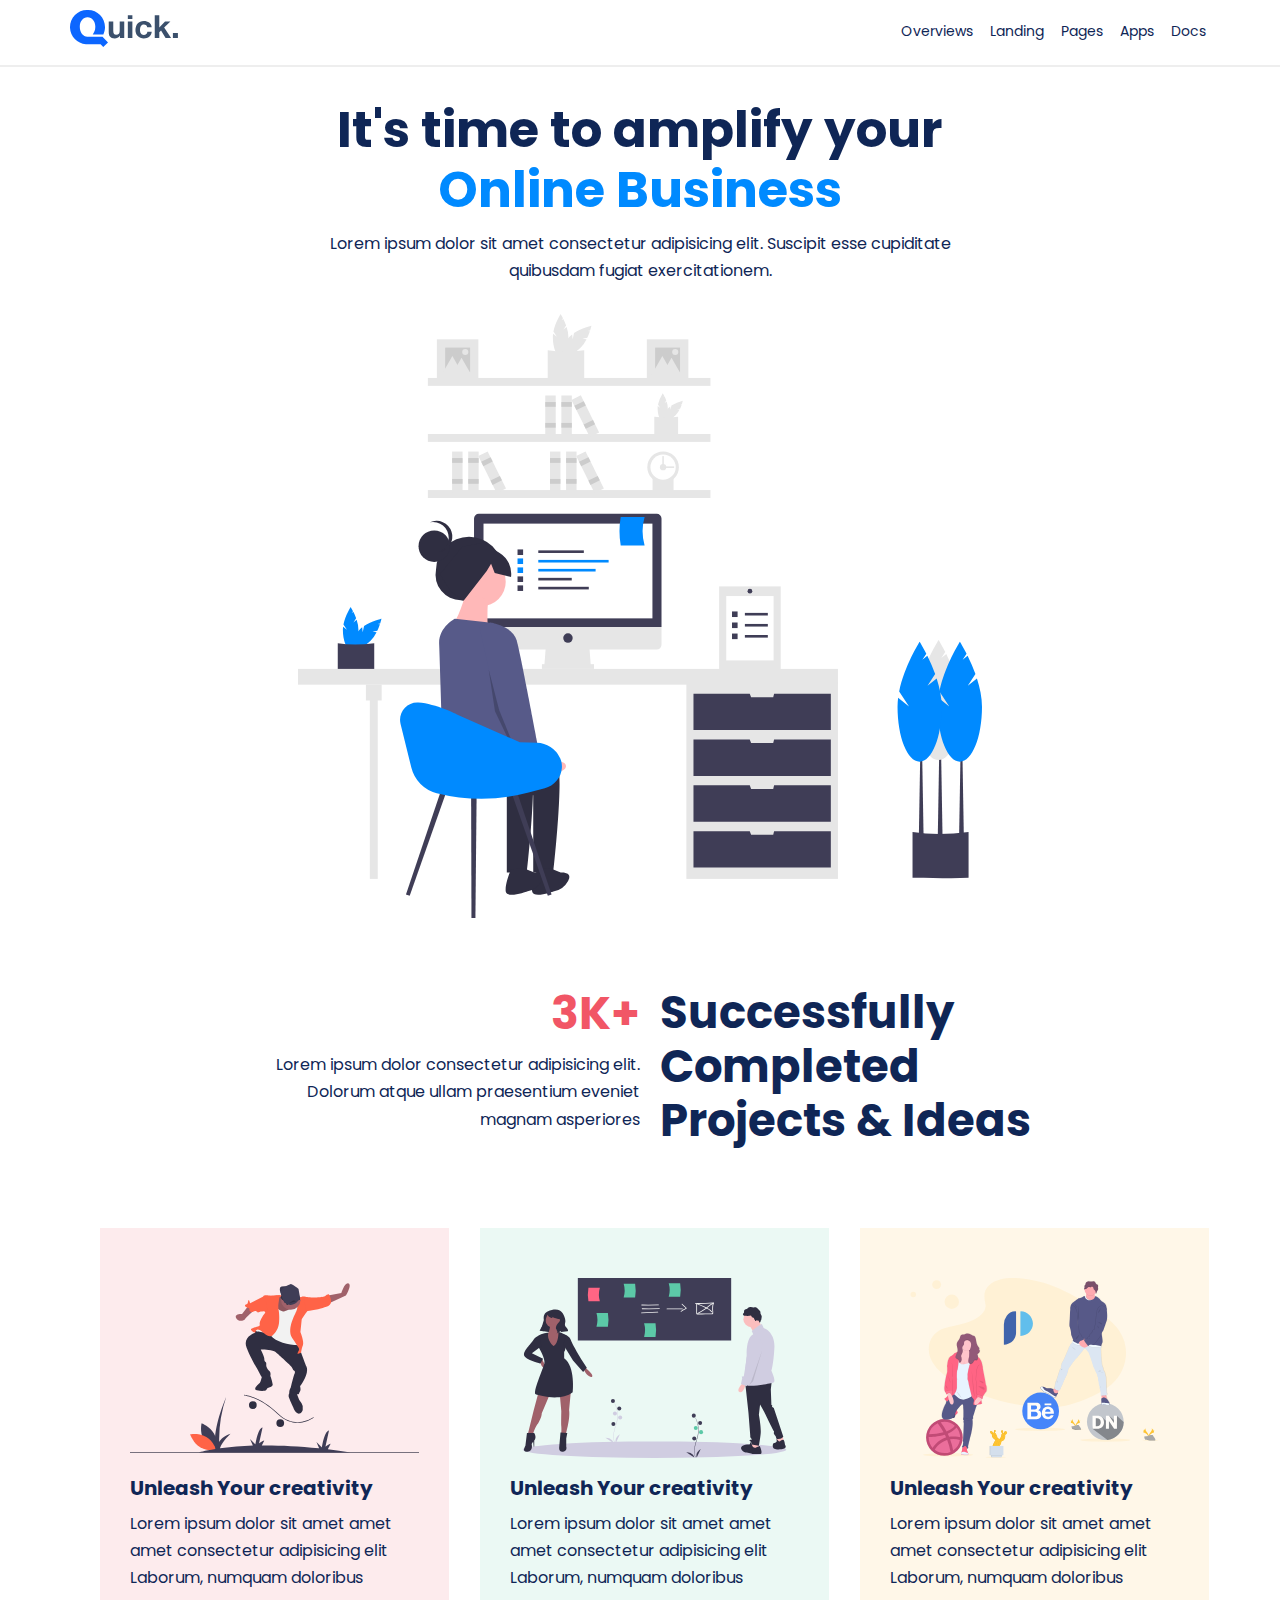
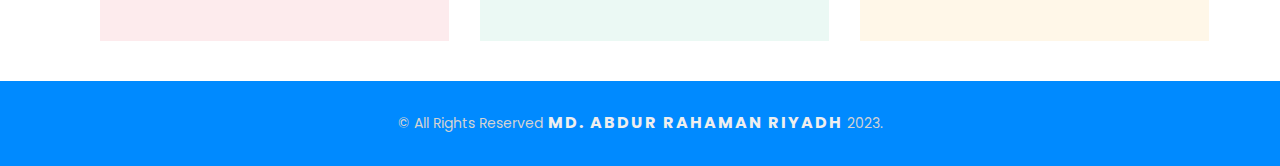
<file: index.html>
<!DOCTYPE html>
<html lang="en">
<head>
    <meta charset="UTF-8">
    <meta http-equiv="X-UA-Compatible" content="IE=edge">
    <meta name="viewport" content="width=device-width, initial-scale=1.0">
    <title>Quick | Home</title>
    <!-- CSS link here -->
    <link rel="stylesheet" href="css/style.css">

    <link rel="stylesheet" href="css/responsive.css">

    <link rel="icon" href="images/dark.svg" type="image/gif/png">
    <link href="https://fonts.googleapis.com/css2?family=Open+Sans:wght@300;400;500;600;700;800&family=Poppins:wght@100;200;300;400;500;600;700;800;900&display=swap" rel="stylesheet">

</head>
<body>
  <header class="header">
    <div class="container">
        <div class="row">
            <div class="col-6">
                   <a href="index.html" class="logo">
                    <img src="images/dark.svg" alt="">
            </a>
            </div>
            <div class="col-6">
                <ul class="navbar">
                    <li>
                        <a href="overviews.html">overviews</a>
                    </li>
                    <li>
                        <a href="landing.html">Landing</a>
                    </li>
                    <li>
                        <a href="#">Pages</a>
                    </li>
                    <li>
                        <a href="#">apps</a>
                    </li>
                    <li>
                        <a href="#">docs</a>
                    </li>
                </ul>
                
            </div>
        </div>
    </div>
</header>

<section class="banner">
    <div class="container">
        <div class="row">
            <div class="col-12">
                <h1> It's time to amplify your<br> <span>Online Business</span> </h1>
                <p> Lorem ipsum dolor sit amet consectetur adipisicing elit. Suscipit esse cupiditate<br>
                     quibusdam fugiat exercitationem.</p>
                <img src="images/illustration-1.svg" alt="" class="Banner-img">    
            </div>
        </div>
    </div>
</section>
    <section class="successfull">
        <div class="container">
            <div class="row">
                <div class="col-6">
                    <div class="left-box">
                    <h1>3K+</h1>
                    <p>Lorem ipsum dolor  consectetur adipisicing elit.<br>
                         Dolorum atque ullam praesentium eveniet <br>
                         magnam asperiores</p>
                </div>
                </div>
                <div class="col-6">
                    <div class="right-box">
                    <h1>Successfully <br>Completed<br> Projects & Ideas</h1>
                </div>
                </div>
            </div>
        </div>
    </section>
    <section class="features">
        <div class="container">
            <div class="row">
                <div class="col-4">
                    <div class="inner-features cl1">
                        <img src="images/illustration-5.svg" alt="">
                        <h4>
                            Unleash Your creativity
                        </h4>
                        <p>Lorem ipsum dolor sit amet amet amet
                            consectetur adipisicing elit <br>
                            Laborum, numquam doloribus 
                             </p>
                    </div>
                </div>
                <div class="col-4">
                    <div class="inner-features cl2">
                        <img src="images/illustration-6.svg" alt="">
                        <h4>
                            Unleash Your creativity
                        </h4>
                        <p>Lorem ipsum dolor sit amet amet amet
                            consectetur adipisicing elit <br>
                            Laborum, numquam doloribus 
                             </p>
                    </div>
                </div>
                <div class="col-4">
                    <div class="inner-features cl3">
                        <img src="images/illustration-7.svg" alt="">
                        <h4>
                            Unleash Your creativity
                        </h4>
                        <p>Lorem ipsum dolor sit amet amet amet
                            consectetur adipisicing elit <br>
                            Laborum, numquam doloribus 
                             </p>
                    </div>
                </div>
            </div>
        </div>
    </section>

    <footer class="footer">
        <div class="container">
            <div class="row">
                <div class="col-12">
                    <P>&copy; All Rights Reserved<a href="https://www.facebook.com/abdur.rahamanriyadh"> Md. Abdur Rahaman Riyadh</a> 2023.</P>
                </div>
            </div>
        </div>
    </footer>
</body>
</html>
</file>
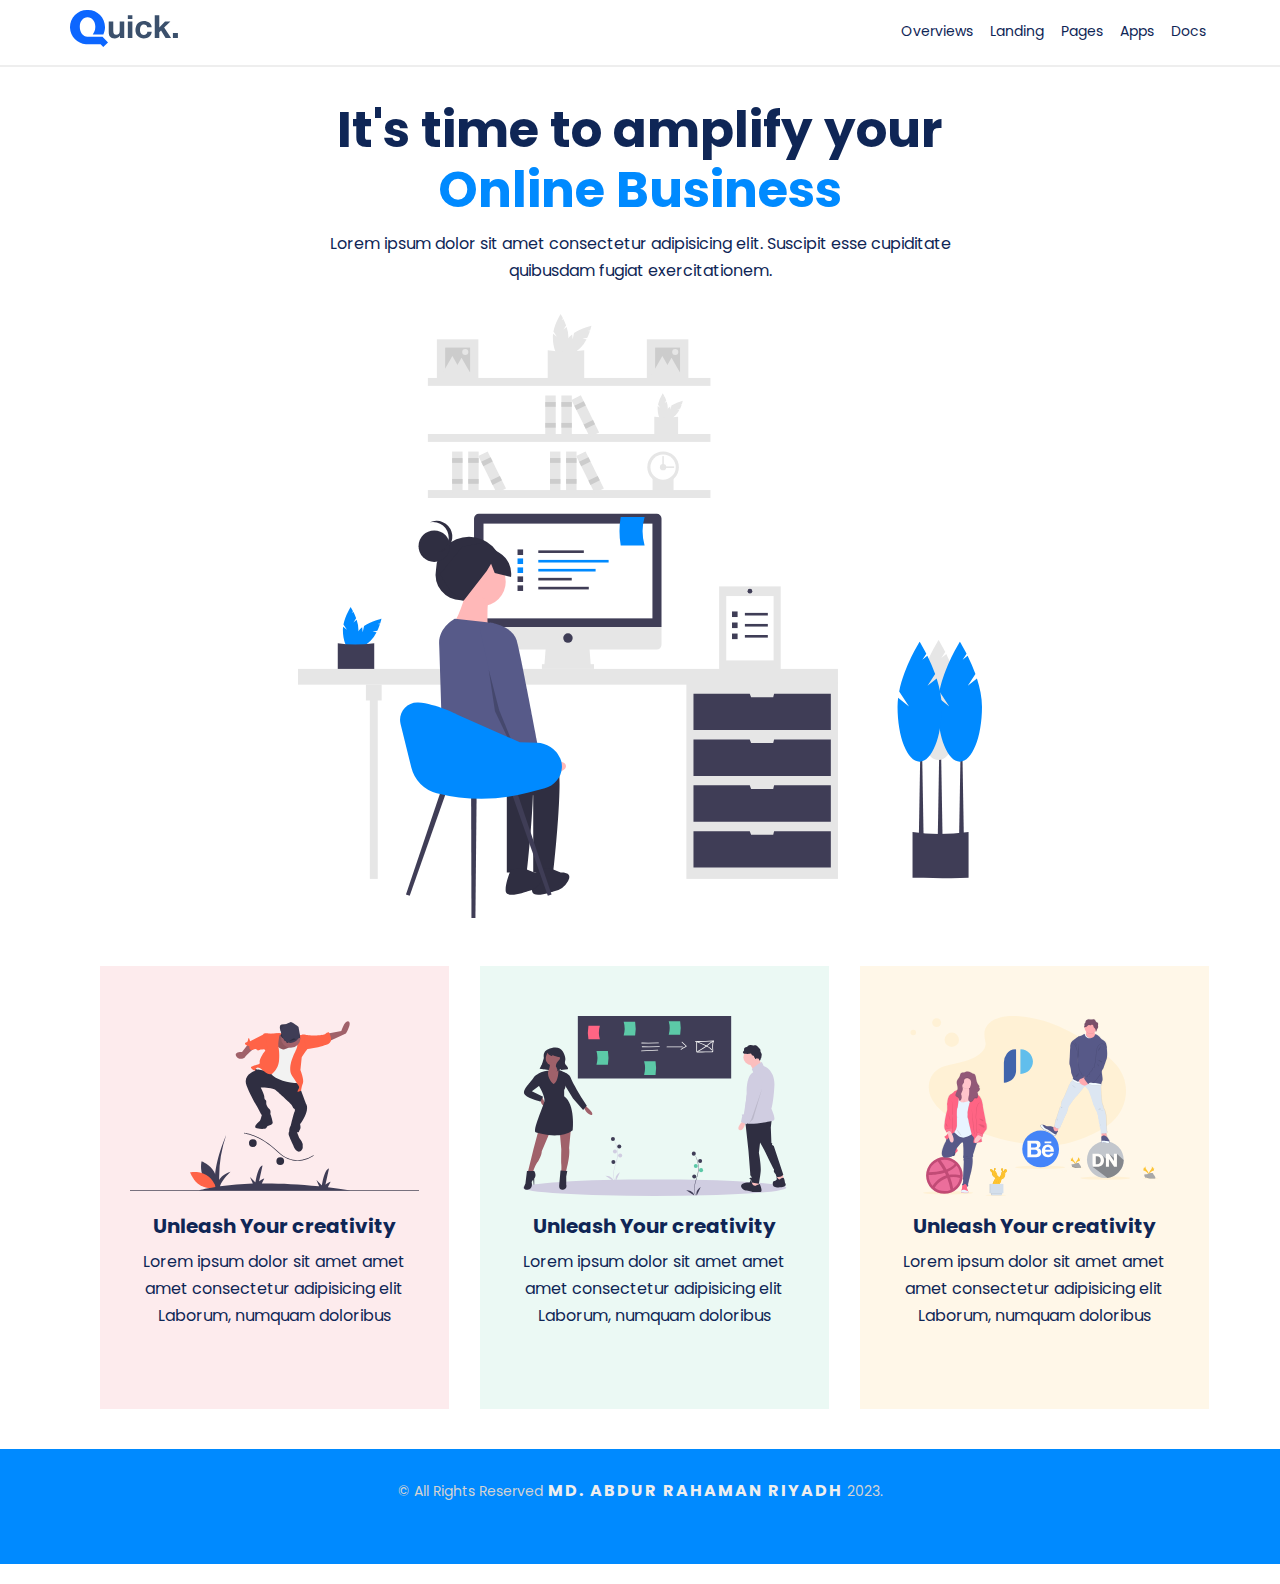
<file: landing.html>
<!DOCTYPE html>
<html lang="en">
<head>
    <meta charset="UTF-8">
    <meta http-equiv="X-UA-Compatible" content="IE=edge">
    <meta name="viewport" content="width=device-width, initial-scale=1.0">
    <title>Quick | Home</title>
    <!-- CSS link here -->
    <link rel="stylesheet" href="css/style.css">

    <link rel="stylesheet" href="css/responsive.css">

    <link rel="icon" href="images/dark.svg" type="image/gif/png">
    <link href="https://fonts.googleapis.com/css2?family=Open+Sans:wght@300;400;500;600;700;800&family=Poppins:wght@100;200;300;400;500;600;700;800;900&display=swap" rel="stylesheet">

</head>
<body>
  <header class="header">
    <div class="container">
        <div class="row">
            <div class="col-6">
                   <a href="index.html" class="logo">
                    <img src="images/dark.svg" alt="">
            </a>
            </div>
            <div class="col-6">
                <ul class="navbar">
                    <li>
                        <a href="overviews.html">overviews</a>
                    </li>
                    <li>
                        <a href="landing.html">Landing</a>
                    </li>
                    <li>
                        <a href="#">Pages</a>
                    </li>
                    <li>
                        <a href="#">apps</a>
                    </li>
                    <li>
                        <a href="#">docs</a>
                    </li>
                </ul>
                
            </div>
        </div>
    </div>
</header>

<section class="banner">
    <div class="container">
        <div class="row">
            <div class="col-12">
                <h1> It's time to amplify your<br> <span>Online Business</span> </h1>
                <p> Lorem ipsum dolor sit amet consectetur adipisicing elit. Suscipit esse cupiditate<br>
                     quibusdam fugiat exercitationem.</p>
                <img src="images/illustration-1.svg" alt="" class="Banner-img">    
            </div>
        </div>
    </div>
    <section class="features">
        <div class="container">
            <div class="row">
                <div class="col-4">
                    <div class="inner-features cl1">
                        <img src="images/illustration-5.svg" alt="">
                        <h4>
                            Unleash Your creativity
                        </h4>
                        <p>Lorem ipsum dolor sit amet amet amet
                            consectetur adipisicing elit <br>
                            Laborum, numquam doloribus 
                             </p>
                    </div>
                </div>
                <div class="col-4">
                    <div class="inner-features cl2">
                        <img src="images/illustration-6.svg" alt="">
                        <h4>
                            Unleash Your creativity
                        </h4>
                        <p>Lorem ipsum dolor sit amet amet amet
                            consectetur adipisicing elit <br>
                            Laborum, numquam doloribus 
                             </p>
                    </div>
                </div>
                <div class="col-4">
                    <div class="inner-features cl3">
                        <img src="images/illustration-7.svg" alt="">
                        <h4>
                            Unleash Your creativity
                        </h4>
                        <p>Lorem ipsum dolor sit amet amet amet
                            consectetur adipisicing elit <br>
                            Laborum, numquam doloribus 
                             </p>
                    </div>
                </div>
            </div>
        </div>
    </section>

    <footer class="footer">
        <div class="container">
            <div class="row">
                <div class="col-12">
                    <P>&copy; All Rights Reserved<a href="https://www.facebook.com/abdur.rahamanriyadh"> Md. Abdur Rahaman Riyadh</a> 2023.</P>
                </div>
            </div>
        </div>
    </footer>
</body>
</html>
</file>
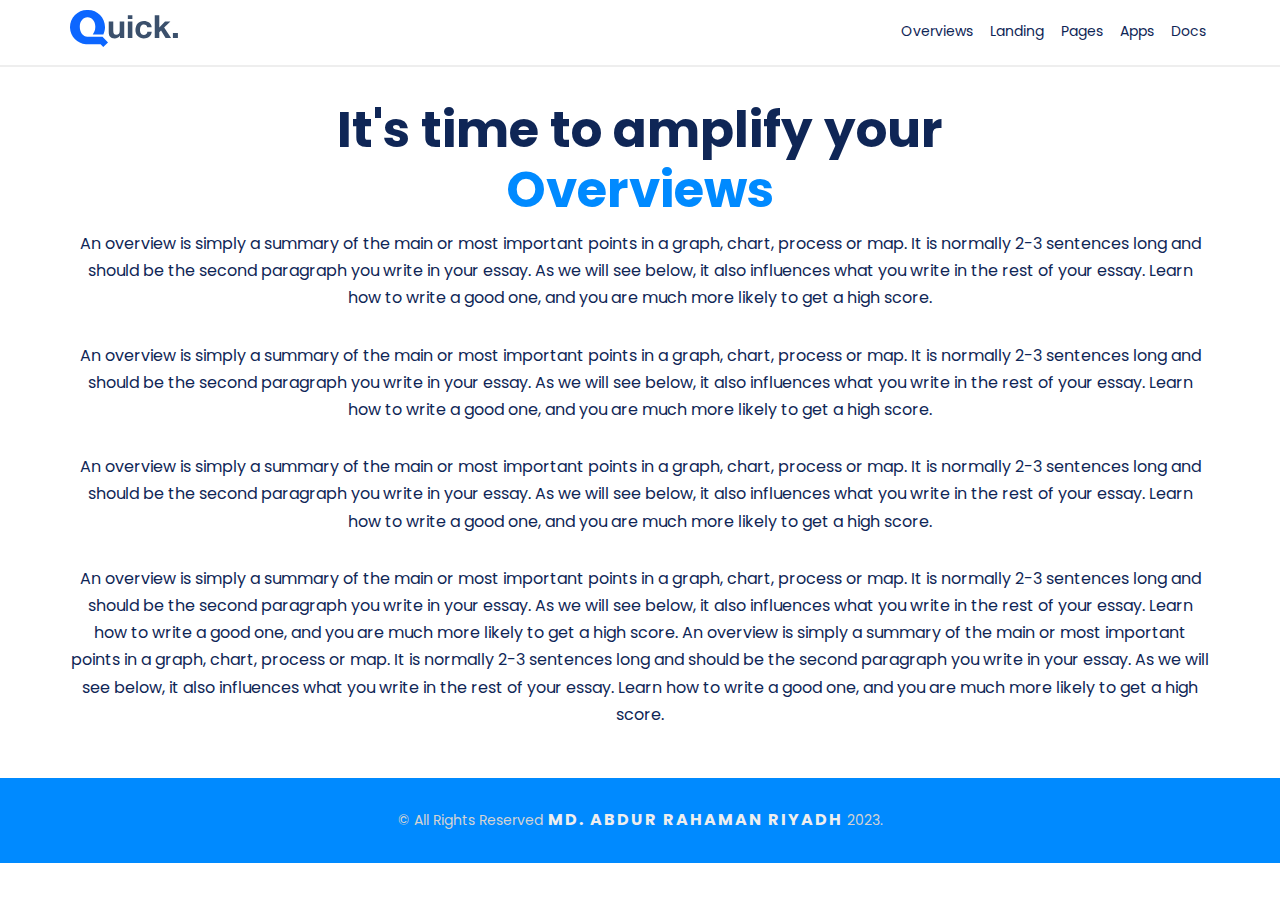
<file: overviews.html>
<!DOCTYPE html>
<html lang="en">
<head>
    <meta charset="UTF-8">
    <meta http-equiv="X-UA-Compatible" content="IE=edge">
    <meta name="viewport" content="width=device-width, initial-scale=1.0">
    <title>Quick | Home</title>
    <!-- CSS link here -->
    <link rel="stylesheet" href="css/style.css">

    <link rel="stylesheet" href="css/responsive.css">

    <link rel="icon" href="images/dark.svg" type="image/gif/png">
    <link href="https://fonts.googleapis.com/css2?family=Open+Sans:wght@300;400;500;600;700;800&family=Poppins:wght@100;200;300;400;500;600;700;800;900&display=swap" rel="stylesheet">

</head>
<body>
  <header class="header">
    <div class="container">
        <div class="row">
            <div class="col-6">
                   <a href="index.html" class="logo">
                    <img src="images/dark.svg" alt="">
            </a>
            </div>
            <div class="col-6">
                <ul class="navbar">
                    <li>
                        <a href="overviews.html">overviews</a>
                    </li>
                    <li>
                        <a href="landing.html">Landing</a>
                    </li>
                    <li>
                        <a href="#">Pages</a>
                    </li>
                    <li>
                        <a href="#">apps</a>
                    </li>
                    <li>
                        <a href="#">docs</a>
                    </li>
                </ul>
                
            </div>
        </div>
    </div>
</header>

<section class="banner">
    <div class="container">
        <div class="row">
            <div class="col-12">
                <h1> It's time to amplify your<br> <span>Overviews</span> </h1>
                   <p>An overview is simply a summary of the main or most important points in a graph, chart, process or map.
                    It is normally 2-3 sentences long and should be the second paragraph you write in your essay.
                     As we will see below, it also influences what you write in the rest of your essay.
                     Learn how to write a good one, and you are much more likely to get a high score.
                  </p>
                    <p>An overview is simply a summary of the main or most important points in a graph, chart, process or map.
                    It is normally 2-3 sentences long and should be the second paragraph you write in your essay.
                     As we will see below, it also influences what you write in the rest of your essay.
                     Learn how to write a good one, and you are much more likely to get a high score.
                  </p>
                  <p>An overview is simply a summary of the main or most important points in a graph, chart, process or map.
                    It is normally 2-3 sentences long and should be the second paragraph you write in your essay.
                     As we will see below, it also influences what you write in the rest of your essay.
                     Learn how to write a good one, and you are much more likely to get a high score.
                  </p>
                  <p>An overview is simply a summary of the main or most important points in a graph, chart, process or map.
                    It is normally 2-3 sentences long and should be the second paragraph you write in your essay.
                     As we will see below, it also influences what you write in the rest of your essay.
                     Learn how to write a good one, and you are much more likely to get a high score.
                     An overview is simply a summary of the main or most important points in a graph, chart, process or map.
                    It is normally 2-3 sentences long and should be the second paragraph you write in your essay.
                     As we will see below, it also influences what you write in the rest of your essay.
                     Learn how to write a good one, and you are much more likely to get a high score.
                  
                  </p>
               
               
</section>

    <footer class="footer">
        <div class="container">
            <div class="row">
                <div class="col-12">
                    <P>&copy; All Rights Reserved<a href="https://www.facebook.com/abdur.rahamanriyadh"> Md. Abdur Rahaman Riyadh</a> 2023.</P>
                </div>
            </div>
        </div>
    </footer>
</body>
</html>
</file>
<file: css/style.css>
*{
padding: 0px;
margin: 0px;
}
body{
font-family: 'Poppins', sans-serif;
font-size: 14px;
line-height: 1.7em;
}
h1, h2, h3, h4, h5, h6{
font-family: 'Poppins', sans-serif;
}
img{
max-width: 100%;
height: auto;
}
a, a:hover{
text-decoration: none;
}
/* Global CSS Start */
.container{
width: 1140px;
margin: 0px auto;
}
.row{
width: 100%;
float: left;
}
.col-12{
width: 100%;
float: left;
}
.col-6{
width: 50%;
float: left;
}
.col-4{
width: 33.33%;
float: left;
}
/* Gobal CSS End */
.header{
width: 100%;
float: left;
padding: 10px 0px;
background: white;
border-bottom: 2px solid #eee;
position: fixed;
}
.header .navbar{
width: 100%;
display: block;
text-align: right;

}
.header .navbar li{
list-style: none;
display: inline-block;

}
.header .navbar li a{
position:relative;
display: block;
font-size: 14px;
padding: 0px 4px;
font-weight: 400;
text-transform: capitalize;
margin: 10px 0px 0px 5px;
color: #0F2656;
transition: 1s;
}
.header .navbar li a:hover{
color: white;
background: #008AFF;
border-radius:5px;
}
.banner{
width: 100%;
float: left;
padding: 80px 0px 20px;
text-align: center;
}
.banner h1{
font-size: 50px;
line-height: 1.2em;
color:#0F2656;
font-weight: 700;
margin: 20px 0px 10px;
}
.banner p{
font-size: 16px;
line-height: 1.7em;
color: #0F2656;
font-weight: 400;
margin: 0px 0px 30px;
}
.banner h1 span{
color: #008AFF
}
.banner img{
width: 60%;
}
.successfull{
width:100%;
float: left;
padding: 40px 0px 30px;
}
.successfull .left-box{
width: 100%;
text-align: right;
}
.successfull .left-box h1{
font-size: 46px;
line-height: 1.2em;
color:#F15666;
font-weight: 700;
margin: 0px 0px 10px;
}
.successfull .left-box p{
font-size: 16px;
line-height: 1.7em;
color: #0F2656;
font-weight: 400;
margin: 0px 0px 0px;
}
.successfull .right-box h1{
font-size: 45px;
line-height: 1.2em;
color:#0F2656;
font-weight: 700;
margin: 0px 0px 10px 20px;
}
.features{
width: 100%;
float: left;
padding: 40px 0px;
}
.features .inner-features{
width: 76%;
padding: 50px 30px;
margin: 0px 30px;
}
.features .inner-features img{
width: 100%;
height: 180px;
}
.features .inner-features h4{
font-size: 20px;
line-height: 1.2em;
color:#0F2656;
font-weight: 700;
margin: 10px 0px;
}
.features .inner-features p{
font-size: 16px;
line-height: 1.7em;
color: #0F2656;
font-weight: 400;
}
.cl1{
background: #FDEBED;
}
.cl2{
background: #EBF9F4;
}
.cl3{
background: #FFF7E8;
}

.footer{
width: 100%;
float: left;
padding: 30px 0px;
background:#008AFF;
text-align: center;
}
.footer p{
font-size: 14px;
color: #d3d3d3;
line-height: 1.7em;
font-weight: 400;
}
.footer p a{
font-size: 16px;
text-decoration: none;
color:#eee;
font-weight: 700;
letter-spacing: 2px;
text-transform: uppercase;
}
</file>
<file: css/responsive.css>
/*Css Media Queries*/
@media(min-width: 279px) and (max-width:319px){
/* css start */
/* Global CSS Start */
    .container{
    width: 90%;
    margin: 0px auto;
    }
    .row{
    width: 100%;
    float: left;
    }
    .col-12{
    width: 100%;
    float: left;
    }
    .col-6{
    width: 100%;
    float: left;
    }
    .col-4{
    width: 100%;
    float: left;
    }
    /* Gobal CSS End */

    .logo{
        width: 100%;
        display: block;
        font-size: 20px;
        text-align:center;
    }
    .header .navbar {
        width: 100%;
        display: block;
        text-align: center;
     }
     .header img{
      width: 100%;
      height: 35px;
     }
     .header .navbar li a {
          position: relative;
          display: block;
          font-size: 8px;
          padding: 0px 4px;
          font-weight: 400;
          text-transform: capitalize;
          text-align:center;
          color: #0F2656;
          transition: .8s;
        }
        .header .navbar li a:hover{
        color: white;
        background: #008AFF ;
        border-radius: 5px;
      }
       .header .navbar li a:hover{
        color: white;
        background: #008AFF ;
        border-radius: 5px;
      } 

    .banner h1 {
        font-size: 16px;
        line-height: 1.2em;
        color: #0F2656;
        font-weight: 600;
        margin: 25px 0px 10px;
    }
      .banner p{
        font-size: 12px;
      }
    .successfull .left-box h1 {
        font-size: 20px;
        line-height: 1.2em;
        color: #F15666;
        font-weight: 700;
        margin: 0px 0px 5px;
        text-align: center;
    }
    .successfull .left-box p {
          font-size: 10px;
          line-height: 1.5em;
          color: #0F2656;
          font-weight: 400;
          margin: 0px 0px 0px;
          text-align: center;
    }
    
    .successfull .right-box h1 {
          font-size: 20px;
          line-height: 1.2em;
          color: #0F2656;
          font-weight: 600;
          margin: 0px 0px 10px 20px;
          text-align: center;
        }
    .features .inner-features {
          width: 76%;
          padding: 30px 20px;
          margin: 15px auto;
        }
    .features .inner-features h4 {
          font-size: 14px;
          line-height: 1.2em;
          color: #0F2656;
          font-weight: 700;
          margin: 10px 0px;
          text-align: center;
        }
    .features .inner-features p {
          font-size: 10px;
          line-height: 1.7em;
          color: #0F2656;
          font-weight: 400;
          text-align: center;
        }
    .footer p{
            font-size: 6px;
            color: #d3d3d3;
            line-height: 1.7em;
            font-weight: 400;

        }
    .footer p a{
            font-size: 8px;
            text-decoration: none;
            color: #eee;
            font-weight: 600;
            letter-spacing: 2px;
            text-transform: uppercase;
          }

/* css end */
}
/*
##Device = Most of the Smartphones Mobiles (Portrait)
##Screen = B/w 320px to 479px
*/
@media (min-width: 320px) and (max-width: 480px) {

/* CSS Start */

    /* Global CSS Start */
    .container{
    width: 90%;
    margin: 0px auto;
    }
    .row{
    width: 100%;
    float: left;
    }
    .col-12{
    width: 100%;
    float: left;
    }
    .col-6{
    width: 100%;
    float: left;
    }
    .col-4{
    width: 100%;
    float: left;
    }
    /* Gobal CSS End */

    .logo{
        width: 100%;
        display: block;
        text-align:center;
    }
    .header img{
      width: 100%;
      height: 35px;
     }
    .header .navbar {
        width: 100%;
        display: block;
        text-align: center;
     }
    .header .navbar li a {
          position: relative;
          display: block;
          font-size: 10px;
          padding: 0px 4px;
          font-weight: 400;
          text-transform: capitalize;
          margin: 10px 0px 0px 5px;
          color: #0F2656;
          transition: .8s;
        }
      .header .navbar li a:hover{
          color: white;
          background: #008AFF;
          border-radius:5px;
          }
    .banner h1 {
        font-size: 20px;
        line-height: 1.2em;
        color: #0F2656;
        font-weight: 600;
        margin: 25px 0px 10px;
    }
     .banner p{
        font-size: 12px;
      }
    .successfull .left-box h1 {
        font-size: 30px;
        line-height: 1.2em;
        color: #F15666;
        font-weight: 700;
        margin: 0px 0px 5px;
        text-align: center;
    }
    .successfull .left-box p {
          font-size: 14px;
          line-height: 1.5em;
          color: #0F2656;
          font-weight: 400;
          margin: 0px 0px 0px;
          text-align: center;
    }
    
    .successfull .right-box h1 {
          font-size: 30px;
          line-height: 1.2em;
          color: #0F2656;
          font-weight: 600;
          margin: 0px 0px 10px 20px;
          text-align: center;
        }
    .features .inner-features {
          width: 76%;
          padding: 40px 30px;
          margin: 15px auto;
        }
    .features .inner-features h4 {
          font-size: 16px;
          line-height: 1.2em;
          color: #0F2656;
          font-weight: 700;
          margin: 10px 0px;
          text-align: center;
        }
    .features .inner-features p {
          font-size: 12px;
          line-height: 1.7em;
          color: #0F2656;
          font-weight: 400;
          text-align: center;
        }
    .footer p{
            font-size: 8px;
            color: #d3d3d3;
            line-height: 1.7em;
            font-weight: 400;
        }
    .footer p a{
            font-size: 8px;
            text-decoration: none;
            color: #eee;
            font-weight: 700;
            letter-spacing: 2px;
            text-transform: uppercase;
          }

/* CSS end */
}
/*
##Device = Low Resolution Tablets, Mobiles (Landscape)
##Screen = B/w 481px to 767px
*/
@media (min-width: 481px) and (max-width: 767px) {

/* CSS start*/
    /* Global CSS Start */
    .container{
    width: 100%;
    margin: 0px auto;
    }
    .row{
    width: 100%;
    float: left;
    }
    .col-12{
    width: 100%;
    float: left;
    }
    .col-6{
    width: 50%;
    float: left;
    }
    .col-4{
    width: 100%;
    float: left;
    }
    /* Gobal CSS End */

    .logo{
        width: 100%;
        display: block;
        text-align:left;
    }
    .header .navbar {
        width: 100%;
        display: block;
        text-align: right;

     }
     
     .header .navbar li a {
          position: relative;
          display: block;
          font-size: 10px;
          padding: 0px 4px;
          font-weight: 400;
          text-transform: capitalize;
          margin: 10px auto;
          color: #0F2656;
          transition: .8s;
        }
        .header .navbar li a:hover{
        color: white;
        background: #008AFF ;
        border-radius: 5px;
      }
    .banner h1 {
        font-size: 25px;
        line-height: 1.2em;
        color: #0F2656;
        font-weight: 600;
        margin: 20px 0px 10px;
    }
    .banner p{
        font-size: 14px;
      }

    .successfull .left-box h1 {
        font-size: 30px;
        line-height: 1.2em;
        color: #F15666;
        font-weight: 700;
        margin: 0px 0px 5px;
        
    }
    .successfull .left-box p {
          font-size: 12px;
          line-height: 1.5em;
          color: #0F2656;
          font-weight: 400;
          margin: 0px 0px 0px;
         
    }
    
    .successfull .right-box h1 {
          font-size: 30px;
          line-height: 1.2em;
          color: #0F2656;
          font-weight: 600;
          margin: 0px 0px 10px 20px;
          text-align: left;
        }
    .features .inner-features {
          width: 76%;
          padding: 40px 30px;
          margin: 15px auto;
        }
    .features .inner-features h4 {
          font-size: 20px;
          line-height: 1.2em;
          color: #0F2656;
          font-weight: 700;
          margin: 10px 0px;
          text-align: center;
        }
    .features .inner-features p {
          font-size: 16px;
          line-height: 1.7em;
          color: #0F2656;
          font-weight: 400;
          text-align: center;
        }
    .footer p{
            font-size: 12px;
            color: #d3d3d3;
            line-height: 1.7em;
            font-weight: 400;
        }
    .footer p a{
            font-size: 14px;
            text-decoration: none;
            color: #eee;
            font-weight: 700;
            letter-spacing: 2px;
            text-transform: uppercase;
          }

/* CSS end */

}
/* 
  ##Device = Tablets, Ipads (portrait)
  ##Screen = B/w 768px to 1024px
*/

@media (min-width: 768px) and (max-width: 1024px) {
  
  /* CSS start*/

   /* Global CSS Start */

    .container{
    width: 100%;
    margin: 0px auto;
    }
    .row{
    width: 100%;
    float: left;
    }
    .col-12{
    width: 100%;
    float: left;
    }
    .col-6{
    width: 50%;
    float: left;
    }
    .col-4{
    width: 100%;
    float: left;
    }
    /* Gobal CSS End */

    .logo{
        width: 100%;
        display: block;
        text-align:left;
        font-size: 50px;
    }
    .header .navbar {
        width: 100%;
        display: block;
        text-align: right;

     }
     
     .header .navbar li a {
          position: relative;
          display: block;
          font-size: 12px;
          padding: 0px 4px;
          font-weight: 400;
          text-transform: capitalize;
          margin: 10px 4px 0px 5px;
          color: #0F2656;
          transition: .8s;
        }
      .header .navbar li a:hover{
        color: white;
        background: #008AFF ;
        border-radius: 5px;
      } 
    .banner h1 {
        font-size: 35px;
        line-height: 1.2em;
        color: #0F2656;
        font-weight: 600;
        margin: 20px 0px 10px;
    }
    .successfull .left-box h1 {
        font-size: 35px;
        line-height: 1.2em;
        color: #F15666;
        font-weight: 700;
        margin: 0px 0px 5px;
        
    }
    .successfull .left-box p {
          font-size: 14px;
          line-height: 1.7em;
          color: #0F2656;
          font-weight: 400;
          margin: 0px 0px 0px;
         
    }
    
    .successfull .right-box h1 {
          font-size: 35px;
          line-height: 1.2em;
          color: #0F2656;
          font-weight: 600;
          margin: 0px 0px 10px 20px;
          text-align: left;
        }
    .features .inner-features {
          width: 76%;
          padding: 40px 30px;
          margin: 15px auto;
        }
    .features .inner-features h4 {
          font-size: 20px;
          line-height: 1.2em;
          color: #0F2656;
          font-weight: 700;
          margin: 10px 0px;
          text-align: center;
        }
    .features .inner-features p {
          font-size: 16px;
          line-height: 1.7em;
          color: #0F2656;
          font-weight: 400;
          text-align: center;
        }
    .footer p{
            font-size: 12px;
            color: #d3d3d3;
            line-height: 1.7em;
            font-weight: 400;
        }
    .footer p a{
            font-size: 14px;
            text-decoration: none;
            color: #eee;
            font-weight: 700;
            letter-spacing: 2px;
            text-transform: uppercase;
          }

  /* CSS end */
  
}
</file>
